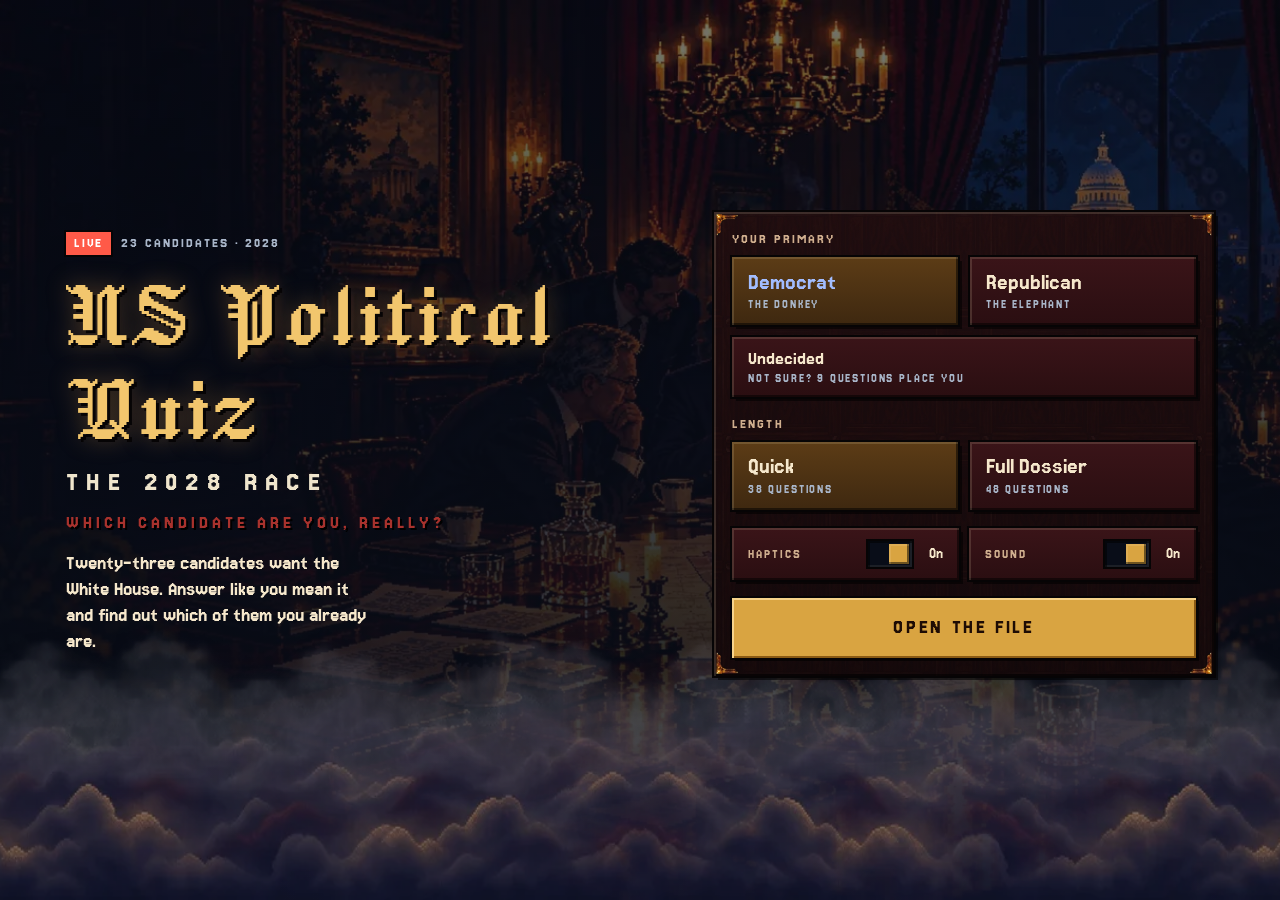
<file: index.html>
<!doctype html>
<html lang="en">
<head>
  <meta charset="utf-8">
  <meta name="viewport" content="width=device-width, initial-scale=1">
  <title>US Political Quiz</title>
  <!-- share-meta:start (generated by app/tools/sync-share-meta.mjs from data/share.json) -->
  <meta name="description" content="23 candidates. One unflattering verdict. Find your 2028 match, then argue about it with everyone you know.">
  <meta property="og:type" content="website">
  <meta property="og:site_name" content="US Political Quiz">
  <meta property="og:title" content="US Political Quiz: Which 2028 candidate are you, really?">
  <meta property="og:description" content="23 candidates. One unflattering verdict. Find your 2028 match, then argue about it with everyone you know.">
  <meta property="og:url" content="https://joycemakes.github.io/us-political-quiz-site/">
  <meta property="og:image" content="https://joycemakes.github.io/us-political-quiz-site/app/og-image.png">
  <meta property="og:image:width" content="1200">
  <meta property="og:image:height" content="630">
  <meta property="og:image:alt" content="US Political Quiz: which 2028 candidate are you, really?">
  <meta name="twitter:card" content="summary_large_image">
  <meta name="twitter:title" content="US Political Quiz: Which 2028 candidate are you, really?">
  <meta name="twitter:description" content="23 candidates. One unflattering verdict. Find your 2028 match, then argue about it with everyone you know.">
  <meta name="twitter:image" content="https://joycemakes.github.io/us-political-quiz-site/app/og-image.png">
  <!-- share-meta:end -->
  <link rel="preconnect" href="https://fonts.googleapis.com">
  <meta http-equiv="refresh" content="0; url=app/">
  <link rel="canonical" href="https://joycemakes.github.io/us-political-quiz-site/">
  <style>body{background:#090D18;color:#EFE5CC;font-family:monospace;padding:24px}a{color:#F2C66D}</style>
</head>
<body><p><a href="app/">Open the US Political Quiz</a></p><script>location.replace('app/' + location.search);</script></body>
</html>
</file>
<file: app/css/app.css>
/* US Political Quiz. Tokens follow the image style guide palette. Square corners, 2px pixel bevels, a 4px hard drop shadow. */

@property --fill { syntax: '<number>'; inherits: false; initial-value: 0; }

:root {
  /* style guide palette */
  --navy: #090D18; --navy-2: #14213D;
  --brass: #D9A441; --brass-2: #F2C66D;
  --mahogany: #1B1315; --mahogany-2: #3A2418;
  --oxblood: #7A1E22; --oxblood-2: #A8322D;
  --amber: #F0A64A; --parchment: #EFE5CC; --smoke: #8F88A3;
  /* UI tokens */
  --bg: #120608; --panel: #2a0e11; --panel-2: #3a1418; --line: #4e1c21; --trim: #8a6a30;
  --gold: #d9a441; --gold-hover: #f0c062; --gold-text: #ecbd62; --win: #ffd77a;
  --ink: #f6e8cc; --muted: #cfae8e; --sub: #a9b6c9; --on-gold: #1e0c04;
  --d: #4572d6; --d-text: #a2bdff; --r: #d8432f; --r-text: #ff8b78;
  --good: #9ad77a; --warn: #ff9a52; --live: #ff5a48; --scrim: rgba(10, 3, 4, .8);
  --sel-1: #5c3c16; --sel-2: #3e2810;
  --rad: 0; --px: 2px;
  --outline: 0 0 0 2px #060405;
  --bevel: inset 2px 2px 0 rgba(255, 236, 200, .14), inset -2px -2px 0 rgba(0, 0, 0, .5);
  --bevel-in: inset 2px 2px 0 rgba(0, 0, 0, .55), inset -2px -2px 0 rgba(255, 236, 200, .08);
  --drop: 4px 4px 0 rgba(0, 0, 0, .55);
  --glow: 0 0 14px rgba(217, 164, 65, .32);
  --font: "Jersey 15", "Courier New", monospace;
  --font-mark: "Jacquard 24", "Jersey 15", serif;
  --tap: 52px;
  --gutter: 16px;
  --col: 640px;
}

* { box-sizing: border-box; }
html { -webkit-text-size-adjust: 100%; background: var(--navy); }
body {
  margin: 0; min-height: 100vh; min-height: 100dvh;
  background:
    radial-gradient(ellipse 70% 40% at 50% 0%, rgba(240, 166, 74, .10), transparent 70%),
    radial-gradient(ellipse 90% 60% at 50% 110%, rgba(122, 30, 34, .22), transparent 70%),
    var(--navy);
  color: var(--ink); font-family: var(--font); font-size: 20px; line-height: 1.25;
  overflow-x: hidden; -webkit-tap-highlight-color: transparent;
}
body::before { /* pixel dither over everything, like an ink texture */
  content: ''; position: fixed; inset: 0; pointer-events: none; z-index: 0; opacity: .22;
  background-image: repeating-conic-gradient(var(--navy-2) 0 25%, transparent 0 50%);
  background-size: 4px 4px;
}
#app { position: relative; z-index: 1; }
button { font: inherit; color: inherit; }
img { image-rendering: pixelated; }
[hidden] { display: none !important; }
h1, h2, h3 { font-weight: 400; margin: 0; }
.eyebrow, .group-label, .res-h, .hud-chapter, .hud-q, .chapter-num, .pick-sub, .tag, .zone-axis, .gauge-ends, .dial-label, .fineprint, .hint, .warmap-label, .code-sum {
  letter-spacing: .14em; text-transform: uppercase;
}
.eyebrow { color: var(--sub); font-size: 15px; }
.fineprint { color: var(--smoke); font-size: 14px; letter-spacing: .06em; text-transform: none; line-height: 1.3; }
.hint { color: var(--muted); font-size: 15px; margin: 0 0 10px; }
.wordmark {
  font-family: var(--font-mark); color: var(--brass-2); font-size: clamp(64px, 19vw, 132px);
  line-height: .9; letter-spacing: 6px; text-shadow: 3px 3px 0 #060405, 0 0 24px rgba(240, 166, 74, .35);
}
.wordmark.sm { font-size: 54px; }
.wordmark { font-size: clamp(46px, 12.5vw, 104px); letter-spacing: 3px; }
.wordmark.sm { font-size: clamp(34px, 9vw, 48px); letter-spacing: 2px; }
.screen { position: relative; z-index: 1; max-width: var(--col); margin: 0 auto; padding: 0 var(--gutter) 40px; }
.loading { min-height: 100dvh; display: grid; place-content: center; text-align: center; gap: 12px; }
.fatal { padding: 24px; color: var(--r-text); }

/* ---- buttons: drawn pressed state ------------------------------------------------------------ */
.btn {
  position: relative; display: flex; align-items: center; justify-content: center; gap: 10px;
  min-height: var(--tap); padding: 10px 16px; width: 100%;
  border: 0; border-radius: var(--rad); cursor: pointer; text-align: left;
  background: linear-gradient(var(--panel-2), var(--panel)); color: var(--ink); font-size: 20px; line-height: 1.15;
  box-shadow: var(--outline), var(--bevel), var(--drop);
  transition: --fill .14s linear; --fill: 0;
  touch-action: manipulation; user-select: none; -webkit-user-select: none; -webkit-touch-callout: none;
}
.btn::after { /* the brass border that fills while held */
  content: ''; position: absolute; inset: -2px; pointer-events: none; padding: 3px;
  background: conic-gradient(from 0deg, var(--brass-2) calc(var(--fill) * 1turn), transparent 0);
  -webkit-mask: linear-gradient(#000 0 0) content-box, linear-gradient(#000 0 0);
  -webkit-mask-composite: xor; mask-composite: exclude;
}
@media (hover: hover) { .btn:hover:not(:disabled) { box-shadow: var(--outline), var(--bevel), var(--drop), var(--glow); } }
.btn:focus-visible { outline: 2px solid var(--brass-2); outline-offset: 4px; }
.btn.is-pressed {
  --fill: 1; transition: --fill var(--press-dur, .26s) linear;
  transform: translate(2px, 2px);
  box-shadow: var(--outline), var(--bevel-in), 2px 2px 0 rgba(0, 0, 0, .55), inset 0 0 18px rgba(240, 166, 74, .38);
}
.btn.chosen { --fill: 1; background: linear-gradient(var(--sel-1), var(--sel-2)); box-shadow: var(--outline), var(--bevel-in), inset 0 0 22px rgba(242, 198, 109, .45), var(--glow); }
.btn:disabled:not(.chosen) { opacity: .45; cursor: default; }
.btn.primary { background: var(--gold); color: var(--on-gold); justify-content: center; text-align: center; letter-spacing: .12em; text-transform: uppercase;
  box-shadow: var(--outline), inset 2px 2px 0 #f6d38a, inset -2px -2px 0 #8a5a14, 3px 3px 0 rgba(0, 0, 0, .6); }
.btn.primary::after { background: conic-gradient(from 0deg, var(--parchment) calc(var(--fill) * 1turn), transparent 0); }
@media (hover: hover) { .btn.primary:hover:not(:disabled) { background: var(--gold-hover); } }
.btn.primary.is-pressed { box-shadow: var(--outline), inset 2px 2px 0 #a8621a, inset -2px -2px 0 #f6d38a, 1px 1px 0 rgba(0, 0, 0, .6), inset 0 0 18px rgba(255, 240, 200, .5); }
.btn.hold { --press-dur: 1500ms; }
.btn.hold.full { box-shadow: var(--outline), var(--bevel-in), inset 0 0 26px rgba(240, 166, 74, .6), var(--glow); }

/* ---- title ---------------------------------------------------------------------------------- */
.title-screen { padding-top: max(28px, env(safe-area-inset-top)); display: grid; gap: 22px; }
.live-row { display: flex; align-items: center; gap: 10px; flex-wrap: wrap; }
.live { background: var(--live); color: #fff; padding: 2px 8px; letter-spacing: .12em; text-transform: uppercase; font-size: 15px; box-shadow: var(--outline); }
.title-hero { display: grid; gap: 8px; }
.title-hero .wordmark { margin-top: 6px; }
.title-quiz { color: var(--parchment); font-size: 30px; letter-spacing: .28em; text-transform: uppercase; }
.tagline { color: var(--oxblood-2); font-size: 20px; letter-spacing: .2em; text-transform: uppercase; text-shadow: 2px 2px 0 #000; }
.title-blurb { color: var(--ink); margin: 8px 0 0; max-width: 34ch; }
.title-panel { display: grid; gap: 18px; padding: 18px; box-shadow: var(--outline), var(--bevel), var(--drop); }
.choice-group { display: grid; gap: 8px; }
.group-label { color: var(--muted); font-size: 15px; }
.group-row { display: grid; grid-template-columns: 1fr 1fr; gap: 12px; }
.btn.pick { flex-direction: column; align-items: flex-start; gap: 2px; min-height: 68px; }
.pick-main { font-size: 24px; }
.pick-sub { font-size: 13px; color: var(--sub); }
.btn.pick[aria-checked="true"] { background: linear-gradient(var(--sel-1), var(--sel-2)); --fill: 1; }
.btn.pick.party-dem[aria-checked="true"] .pick-main { color: var(--d-text); }
.btn.pick.party-gop[aria-checked="true"] .pick-main { color: var(--r-text); }
.btn.switch-row { justify-content: space-between; }
.switch-label { flex: 1; letter-spacing: .14em; text-transform: uppercase; font-size: 16px; color: var(--muted); }
.switch-track { width: 52px; height: 26px; background: var(--navy); box-shadow: var(--outline), var(--bevel-in); position: relative; }
.switch-knob { position: absolute; top: 3px; left: 3px; width: 20px; height: 20px; background: var(--smoke); box-shadow: var(--bevel); }
.switch-row[aria-checked="true"] .switch-knob { left: 29px; background: var(--brass); }
.switch-state { width: 3ch; text-align: right; font-size: 16px; }
.btn.begin { min-height: 60px; font-size: 22px; }
/* A saved run: Continue sits above the pickers; Start a new file drops to a plain button. */
.btn.primary.resume { flex-direction: column; gap: 2px; min-height: 68px; }
.btn.primary.resume .pick-main { font-size: 24px; }
.btn.primary.resume .pick-sub { color: var(--on-gold); opacity: .8; text-transform: none; letter-spacing: .04em; }
.btn.begin:not(.primary) { justify-content: center; text-transform: uppercase; letter-spacing: .12em; font-size: 18px; }
/* Start over, in the HUD: back to the title (the save stays until a new file is opened). */
.hud-quit { height: 40px; padding: 0 10px; border: 0; cursor: pointer; font: inherit; font-size: 13px; letter-spacing: .08em; text-transform: uppercase; color: var(--sub); background: rgba(42, 14, 17, .7); box-shadow: var(--outline), var(--bevel); }
@media (hover: hover) { .hud-quit:hover { color: var(--brass-2); } }
.hud-quit:active { transform: translate(2px, 2px); box-shadow: var(--outline), var(--bevel-in); }

.ios-haptic { position: fixed; left: -9999px; top: 0; opacity: 0; pointer-events: none; }

/* ---- run screen: HUD --------------------------------------------------------------------------- */
.run-screen { position: relative; padding-top: max(8px, env(safe-area-inset-top)); min-height: 100dvh; }
.hud { position: sticky; top: 0; z-index: 5; display: grid; grid-template-columns: auto 1fr auto auto auto; align-items: center; gap: 8px; max-width: 1120px; margin: 0 auto;
  padding: 8px 0 10px; background: linear-gradient(var(--navy) 70%, rgba(9, 13, 24, 0)); }
.warmap { width: 92px; display: grid; gap: 2px; }
.warmap svg { width: 100%; display: block; shape-rendering: crispEdges; }
.warmap .tile { fill: var(--navy-2); stroke: #060405; stroke-width: .6; }
.warmap .tile.lit { fill: var(--brass); }
.warmap .tile.flash { animation: tileflash .7s steps(3) 1; }
.warmap .tile.next { fill: var(--oxblood-2); animation: blink 1s steps(2) infinite; }
.warmap-label { font-size: 12px; color: var(--sub); text-align: center; }
@keyframes tileflash { 0% { fill: var(--parchment); } 100% { fill: var(--brass); } }
@keyframes blink { 50% { fill: var(--navy-2); } }
.hud-mid { text-align: center; min-width: 0; }
.hud-chapter { color: var(--brass); font-size: 14px; line-height: 1.1; overflow-wrap: normal; word-break: keep-all; }
.hud-q { color: var(--sub); font-size: 13px; }
.ghosts { display: flex; align-items: flex-end; gap: 4px; max-width: 160px; }
/* Each ghost: a crisp blacked-out bust, rim-lit (brass for the leader, cool navy for 2 and 3), on a small
   brass plaque with its rank. Capped in px so it can never grow with the window. */
.ghost { position: relative; display: grid; justify-items: center; width: 44px; max-width: 44px; }
.ghost-sil { width: 44px; height: 44px; display: grid; place-items: end center; background: rgba(9, 13, 24, .6); box-shadow: var(--outline); overflow: hidden; }
.ghost-img-wrap { display: block; width: 44px; height: 44px; }
.ghost-img, .ghost-sil svg { display: block; width: 44px; height: 44px; max-width: 44px; image-rendering: pixelated; }
.ghost-img { image-rendering: pixelated; }
.ghost { --rim: #6f86c9; }
.ghost.g1 { --rim: var(--brass-2); }
.ghost.g1 .ghost-sil { box-shadow: var(--outline), 0 0 0 2px var(--brass), var(--glow); }
.ghost.g3 { opacity: .85; }
.ghost-fill { fill: #05070d; }
.ghost-plaque { margin-top: -6px; position: relative; z-index: 1; min-width: 22px; height: 16px; padding: 0 4px; display: grid; place-content: center;
  background: var(--gold); box-shadow: var(--outline), inset 1px 1px 0 #f6d38a, inset -1px -1px 0 #8a5a14; }
.ghost.g2 .ghost-plaque, .ghost.g3 .ghost-plaque { background: #b9a37a; }
.ghost-rank { font-size: 14px; line-height: 1; color: var(--on-gold); }
.ghost.shift { animation: ghostflicker .6s steps(6) 1; }
@keyframes ghostflicker { 0% { opacity: .2; filter: brightness(2.2); } 30% { opacity: 1; filter: none; } 45% { opacity: .35; } 60% { opacity: 1; } 75% { opacity: .6; } 100% { opacity: 1; } }
.hud-sound { width: 40px; height: 40px; border: 0; padding: 0; cursor: pointer; display: grid; place-content: center; background: rgba(42, 14, 17, .7); box-shadow: var(--outline), var(--bevel); }
.hud-sound::before { content: ''; width: 22px; height: 18px; background:
  linear-gradient(var(--brass-2), var(--brass-2)) 0 6px / 6px 6px no-repeat,
  linear-gradient(90deg, transparent 6px, var(--brass-2) 6px 8px, transparent 8px) 0 4px / 10px 10px no-repeat,
  linear-gradient(var(--brass-2), var(--brass-2)) 8px 0 / 4px 18px no-repeat,
  linear-gradient(var(--brass), var(--brass)) 15px 4px / 2px 10px no-repeat,
  linear-gradient(var(--brass), var(--brass)) 19px 1px / 2px 16px no-repeat; }
.hud-sound[data-on="0"]::before { background:
  linear-gradient(var(--smoke), var(--smoke)) 0 6px / 6px 6px no-repeat,
  linear-gradient(var(--smoke), var(--smoke)) 8px 0 / 4px 18px no-repeat,
  linear-gradient(45deg, transparent 45%, var(--r-text) 45% 58%, transparent 58%) 13px 3px / 10px 12px no-repeat; }
.hud-sound:active { transform: translate(2px, 2px); box-shadow: var(--outline), var(--bevel-in); }
.toggle-row { display: grid; grid-template-columns: 1fr 1fr; gap: 10px; }
.toggle-row .switch-label { font-size: 14px; }
.toggle-row .switch-track { width: 44px; }
.toggle-row .switch-row[aria-checked="true"] .switch-knob { left: 21px; }
@keyframes ghostshift { 0% { transform: translateY(6px); opacity: 0; } 100% { transform: none; } }

/* ---- breaking banner and FX ----------------------------------------------------------------------- */
.breaking { display: flex; align-items: stretch; margin: 2px 0 12px; background: var(--oxblood); box-shadow: var(--outline), var(--drop); overflow: hidden; position: relative; z-index: 4; }
.breaking-tag { background: var(--live); color: #fff; padding: 6px 10px; letter-spacing: .16em; text-transform: uppercase; font-size: 16px; display: flex; align-items: center; }
.breaking-text { padding: 6px 10px; color: var(--parchment); font-size: 17px; line-height: 1.15; align-self: center; }
.breaking.in { animation: cutin .45s steps(5) 1; }
@keyframes cutin { 0% { transform: translateX(-104%); } 60% { transform: translateX(3%); } 100% { transform: none; } }
.fx-shake { animation: shake .45s steps(9) 1; }
.fx-shake-strong { animation: shake-strong .6s steps(12) 1; }
@keyframes shake { 0%, 100% { transform: none; } 20% { transform: translate(-4px, 2px); } 40% { transform: translate(4px, -2px); } 60% { transform: translate(-3px, -1px); } 80% { transform: translate(2px, 2px); } }
@keyframes shake-strong { 0%, 100% { transform: none; } 15% { transform: translate(-8px, 3px); } 30% { transform: translate(7px, -4px); } 45% { transform: translate(-6px, -2px); } 60% { transform: translate(5px, 4px); } 75% { transform: translate(-3px, 1px); } }
.candle-overlay { position: fixed; inset: 0; pointer-events: none; z-index: 3; opacity: 0; transition: opacity .6s;
  background: radial-gradient(ellipse 60% 45% at 20% 100%, rgba(240, 166, 74, .28), transparent 70%), radial-gradient(ellipse 60% 45% at 80% 100%, rgba(240, 166, 74, .22), transparent 70%), radial-gradient(ellipse at center, transparent 40%, rgba(0, 0, 0, .55)); }
.fx-candles .candle-overlay { opacity: 1; animation: gutter 3.6s steps(18) infinite; }
@keyframes gutter { 0%, 100% { opacity: 1; } 18% { opacity: .7; } 22% { opacity: .95; } 47% { opacity: .45; } 52% { opacity: .9; } 76% { opacity: .6; } 80% { opacity: .2; } 83% { opacity: .85; } }
.fx-night::after { content: ''; position: fixed; inset: 0; pointer-events: none; z-index: 2; background: radial-gradient(ellipse at 50% 30%, rgba(9, 13, 24, .15) 30%, rgba(9, 13, 24, .65)); }

/* ---- chapter title cards ------------------------------------------------------------------------- */
.chapter-card { position: fixed; inset: 0; z-index: 20; display: grid; place-items: center; padding: 24px var(--gutter); cursor: pointer;
  background: radial-gradient(ellipse at 50% 45%, rgba(122, 30, 34, .35), transparent 70%), rgba(9, 13, 24, .9); animation: cardin .3s steps(4) 1; }
.chapter-card { background-image: linear-gradient(rgba(9, 13, 24, .55), rgba(9, 13, 24, .8)), var(--chapter-art, none); background-size: cover; background-position: center; }
.chapter-inner { display: grid; gap: 14px; text-align: center; width: min(100%, 760px); padding: 28px 20px 22px; box-shadow: var(--outline), var(--bevel), var(--drop), 0 0 40px rgba(240, 166, 74, .18); }
.chapter-card.out { animation: fadeout .25s steps(4) 1 forwards; }
.chapter-num { color: var(--brass-2); font-size: 18px; letter-spacing: .4em; text-shadow: 2px 2px 0 #000; }
.chapter-title { font-family: var(--font-mark); font-size: clamp(38px, 9vw, 84px); color: var(--parchment); letter-spacing: 2px; overflow-wrap: normal; word-break: keep-all; hyphens: none; line-height: .95; text-shadow: 3px 3px 0 #000, 0 0 18px rgba(240, 166, 74, .35); }
.chapter-line { color: var(--ink); max-width: 28ch; margin: 0 auto; text-shadow: 1px 1px 0 #000; }
.chapter-tap { color: var(--brass); font-size: 14px; letter-spacing: .2em; text-transform: uppercase; margin-top: 8px; }
@keyframes cardin { from { transform: translateY(8px); } }
@keyframes fadein { from { opacity: 0; } }
@keyframes fadeout { to { opacity: 0; } }
@keyframes blinktxt { 50% { opacity: .3; } }

/* ---- question layout ------------------------------------------------------------------------------ */
.q { display: grid; gap: 14px; animation: fadein .2s steps(3) 1; }
.q.leaving { opacity: .4; }
.q-text { display: grid; gap: 8px; }
.q-context { margin: 0; color: var(--sub); font-size: 17px; }
.q-prompt { font-size: 25px; line-height: 1.15; color: var(--parchment); text-shadow: 2px 2px 0 #000; }
.q.bombshell .q-prompt { color: var(--win); }
.caret { display: inline-block; width: .5em; height: .9em; background: var(--brass); margin-left: 2px; vertical-align: -2px; animation: blinktxt .6s steps(2) infinite; }
.q-answer { display: grid; gap: 12px; opacity: 0; }
.q.ready .q-answer { opacity: 1; transition: opacity .15s; }
.opts { display: grid; gap: 12px; }
.opts.two { grid-template-columns: 1fr 1fr; }

/* art slots */
.art-slot { margin: 0; --ar: 1.5; }
.art-frame { position: relative; width: 100%; max-height: 40vh; aspect-ratio: var(--ar); margin: 0 auto; overflow: hidden; background: var(--mahogany);
  box-shadow: var(--outline), 0 0 0 4px var(--trim), var(--drop); }
.art-slot[data-version="tall"] .art-frame { width: min(100%, calc(40vh * var(--ar))); }
.art-pin .art-frame { max-height: var(--pin-h, 54vh); }
.art-envelope .art-frame { max-height: 30vh; }
.art-slot[data-version="tall"].art-envelope .art-frame { width: min(100%, calc(30vh * var(--ar))); }
.art-slot[data-version="tall"].art-pin .art-frame { width: min(100%, calc(var(--pin-h, 54vh) * var(--ar))); }
.art-frame img { position: absolute; inset: 0; width: 100%; height: 100%; object-fit: cover; image-rendering: pixelated; }
.art-ph { position: absolute; inset: 0; display: grid; place-content: center; text-align: center; gap: 6px; padding: 10px; --ph-bg: none;
  background: linear-gradient(rgba(27, 19, 21, .55), rgba(27, 19, 21, .7)), var(--ph-bg) center / cover no-repeat, radial-gradient(ellipse at 50% 30%, rgba(240, 166, 74, .25), transparent 70%), var(--mahogany); image-rendering: pixelated; }
.art-ph-id { color: var(--brass-2); font-size: 24px; letter-spacing: .12em; word-break: break-all; text-shadow: 2px 2px 0 #000; }
.art-pin .art-ph { place-content: end center; padding-bottom: 8px; }
.art-pin .art-ph-id { font-size: 15px; }
.art-ph-sub { color: var(--smoke); font-size: 13px; letter-spacing: .1em; text-transform: uppercase; }
.art-slot[data-grade="warm"] .art-frame { filter: sepia(.35) saturate(1.3) brightness(1.08); }
.art-slot[data-grade="cold"] .art-frame { filter: hue-rotate(160deg) saturate(.6) brightness(.8); }
.art-slot[data-grade="smoke"] .art-frame { filter: grayscale(.7) brightness(.85); }
.art-frame > * { transition: filter .4s steps(4); }
.art-envelope .scene-caption { font-size: 14px; padding: 4px 6px; left: 4px; right: 4px; bottom: 4px; }
.scene-caption { position: absolute; left: 8px; right: 8px; bottom: 8px; padding: 8px 10px; background: rgba(9, 13, 24, .85); color: var(--parchment); box-shadow: var(--outline); animation: fadein .3s steps(3) 1; }
/* The envelope (or the opened letter) is a generated sprite (art/ui/LT-*.webp, Chris 18 Nov 2026). */
.scene-envelope { position: absolute; width: 32%; aspect-ratio: 1; left: 34%; top: 18%; background: url("../art/ui/LT-ENVELOPE.webp") center / contain no-repeat; image-rendering: pixelated; filter: drop-shadow(4px 6px 0 rgba(6, 4, 5, .55)); pointer-events: none; }
.scene-envelope.is-letter { background-image: url("../art/ui/LT-LETTER.webp"); }
.scene-envelope.play-0 { animation: env-take 1s steps(8) forwards; }
.scene-envelope.play-1 { animation: env-push 1s steps(8) forwards; }
.scene-envelope.play-2 { animation: env-hold 1s steps(8) forwards; }
@keyframes env-take { from { transform: translateY(0); } to { transform: translate(-10%, 140%) scale(.7); opacity: .2; } }
@keyframes env-push { from { transform: none; } to { transform: translate(0, -160%) rotate(-12deg); opacity: .2; } }
@keyframes env-hold { 0%, 100% { transform: none; } 50% { transform: scale(1.15); } }

/* pins */
.pin-layer { position: absolute; inset: 0; width: 100%; height: 100%; pointer-events: none; }
.pin-region polygon { pointer-events: visiblePainted; }
.pin-region polygon { fill: rgba(242, 198, 109, .06); stroke: rgba(242, 198, 109, .45); stroke-width: 2; stroke-dasharray: 6 4; cursor: pointer; }
.art-frame.is-placeholder .pin-region polygon { fill: rgba(242, 198, 109, .12); }
.pin-region.hot polygon, .pin-region:hover polygon { fill: rgba(242, 198, 109, .25); stroke: var(--brass-2); }
.pin-region.chosen polygon { fill: rgba(240, 166, 74, .45); stroke: var(--parchment); stroke-dasharray: none; }
.pin-marker { position: absolute; transform: translate(-50%, -50%); display: flex; align-items: center; gap: 0; cursor: pointer; z-index: 2; }
.pin-marker.tag-left { flex-direction: row-reverse; }
.pin-marker b { flex: none; width: 34px; height: 34px; display: grid; place-content: center; font-weight: 400;
  background: var(--gold); color: var(--on-gold); font-size: 20px; box-shadow: var(--outline), inset 2px 2px 0 #f6d38a, inset -2px -2px 0 #8a5a14, 2px 2px 0 rgba(0, 0, 0, .6); }
.pin-marker.no-tag .pin-tag { display: none; }
.pin-tag { max-width: var(--tagw, 130px); padding: 3px 6px; background: rgba(9, 13, 24, .86); color: var(--parchment); font-size: 13px; line-height: 1.1; box-shadow: var(--outline); white-space: nowrap; overflow: hidden; text-overflow: ellipsis; }
.pin-marker.hot b, .pin-marker.chosen b { background: var(--parchment); }
.pin-marker b { width: 30px; height: 30px; font-size: 18px; }
.pin-legend { display: grid; grid-template-columns: 1fr 1fr; gap: 6px; }
.pin-opt { display: flex; align-items: flex-start; gap: 6px; min-height: 44px; padding: 5px 6px; text-align: left; cursor: pointer; border: 0;
  background: rgba(42, 14, 17, .7); color: var(--ink); font: inherit; font-size: 15px; line-height: 1.15; box-shadow: var(--outline), var(--bevel); }
.pin-opt .pin-num { width: 24px; height: 24px; font-size: 16px; }
.pin-opt.sel { background: linear-gradient(var(--sel-1), var(--sel-2)); box-shadow: var(--outline), inset 0 0 0 2px var(--brass-2), var(--glow); }
.pin-opt:focus-visible { outline: 2px solid var(--brass-2); outline-offset: 2px; }
.pin-opt:disabled { opacity: .55; }
.pin-opt.sel:disabled { opacity: 1; }
.pin-hint { margin: 0; }
.pin-region.sel polygon { fill: rgba(240, 166, 74, .38); stroke: var(--brass-2); stroke-dasharray: none; stroke-width: 3; }
.pin-marker.sel b { background: var(--parchment); box-shadow: var(--outline), 0 0 0 3px var(--brass-2), var(--glow); }
.pin-caption { font-size: 15px; padding: 5px 8px; }
.q-pin .q-answer { gap: 8px; }
.pin-num { flex: none; width: 30px; height: 30px; display: grid; place-content: center; background: var(--gold); color: var(--on-gold); box-shadow: var(--outline); }

/* dilemma */
.dilemma { display: grid; gap: 10px; }
.dilemma-opt { min-height: 96px; font-size: 22px; justify-content: center; text-align: center; }
.dilemma-or { text-align: center; color: var(--oxblood-2); letter-spacing: .4em; text-transform: uppercase; font-size: 18px; }

/* hold */
.hold-meter { position: relative; height: 22px; background: var(--navy); box-shadow: var(--outline), var(--bevel-in); }
.hold-meter-fill { position: absolute; inset: 3px auto 3px 3px; width: 0; max-width: calc(100% - 6px); background: repeating-linear-gradient(90deg, var(--brass) 0 6px, var(--brass-2) 6px 8px); }
.lane-note { margin: 0; color: var(--sub); font-size: 16px; }
.top5-pct.low .pct-low { font-size: 14px; color: var(--sub); letter-spacing: .08em; }
.art-frame.no-taps .pin-layer, .art-frame.no-taps .pin-marker { display: none; }
.code-box { max-height: 6.5em; overflow: auto; }
.hold-meter-label { font-size: 14px; letter-spacing: .2em; text-transform: uppercase; color: var(--brass-2); text-align: center; margin-bottom: -6px; }
.hint.flash { color: var(--amber); animation: blinktxt .3s steps(2) 2; }

/* slider: the brass lever */
.lever { display: grid; gap: 14px; }
.lever-ends { display: flex; justify-content: space-between; gap: 16px; font-size: 18px; }
.lever-ends span { max-width: 46%; }
.lever-right { text-align: right; }
.lever-track { position: relative; height: 72px; margin: 6px 22px 0; cursor: pointer; touch-action: none; }
.lever-track::before { content: ''; position: absolute; left: -12px; right: -12px; top: 50%; height: 14px; transform: translateY(-50%);
  background: linear-gradient(var(--mahogany-2), var(--mahogany)); box-shadow: var(--outline), var(--bevel-in); }
.lever-notch { position: absolute; top: 50%; width: 4px; height: 26px; transform: translate(-50%, -50%); background: var(--trim); box-shadow: 0 0 0 1px #060405; }
.lever-handle { position: absolute; top: 50%; width: 44px; height: 72px; transform: translate(-50%, -50%); transition: left .08s steps(2); pointer-events: none; }
.lever-knob { position: absolute; left: 4px; right: 4px; top: 0; height: 30px; background: var(--brass); box-shadow: var(--outline), inset 3px 3px 0 #f6d38a, inset -3px -3px 0 #8a5a14, var(--drop); }
.lever-shaft { position: absolute; left: 50%; width: 10px; top: 28px; bottom: 6px; transform: translateX(-50%); background: var(--trim); box-shadow: var(--outline); }
.lever-handle.grab .lever-knob { background: var(--brass-2); box-shadow: var(--outline), inset 3px 3px 0 #8a5a14, inset 0 0 14px rgba(255, 240, 200, .6); }
.lever-track:focus-visible { outline: 2px solid var(--brass-2); outline-offset: 6px; }
.lever-readout { text-align: center; color: var(--amber); min-height: 2.5em; line-height: 1.25; display: grid; align-items: center; }

/* budget: poker chips */
.budget { display: grid; gap: 12px; }
.chip-pile { display: flex; align-items: center; gap: 10px; padding: 8px 10px; background: rgba(9, 13, 24, .6); box-shadow: var(--outline), var(--bevel-in); min-height: 48px; }
.chip-pile-label { color: var(--brass-2); letter-spacing: .14em; text-transform: uppercase; font-size: 16px; min-width: 6ch; }
.chip-stack { display: flex; flex-wrap: wrap; gap: 3px; min-height: 18px; }
.chip { width: 16px; height: 16px; background: var(--oxblood-2); box-shadow: 0 0 0 2px #060405, inset 0 0 0 3px var(--parchment), inset 0 0 0 5px var(--oxblood-2); }
.budget-row { display: grid; grid-template-columns: 1fr auto; grid-template-areas: 'label ctl' 'stack ctl'; gap: 4px 10px; align-items: center; padding: 10px; background: linear-gradient(var(--panel-2), var(--panel)); box-shadow: var(--outline), var(--bevel); }
.budget-label { grid-area: label; }
.budget-row .chip-stack { grid-area: stack; }
.budget-ctl { grid-area: ctl; display: flex; align-items: center; gap: 6px; }
.btn.chipbtn { width: 52px; min-height: 52px; padding: 0; justify-content: center; font-size: 26px; }
.budget-amt { width: 3ch; text-align: center; color: var(--brass-2); font-size: 22px; }

/* rank */
.rank-list { list-style: none; margin: 0; padding: 0; display: grid; gap: 10px; }
.rank-item { justify-content: flex-start; touch-action: none; cursor: grab; }
.rank-item.dragging { z-index: 3; cursor: grabbing; background: linear-gradient(var(--sel-1), var(--sel-2)); box-shadow: var(--outline), var(--bevel), 8px 8px 0 rgba(0, 0, 0, .5), var(--glow); transition: none; }
.rank-n { flex: none; width: 32px; height: 32px; display: grid; place-content: center; background: var(--gold); color: var(--on-gold); box-shadow: var(--outline); }
.rank-label { flex: 1; }
.rank-grip { flex: none; width: 18px; height: 22px; background: radial-gradient(circle, var(--smoke) 2px, transparent 2.5px) 0 0 / 9px 7px; }

/* swipe */
.swipe { display: grid; gap: 12px; }
.swipe-count { text-align: center; color: var(--sub); letter-spacing: .2em; font-size: 15px; }
.swipe-deck { position: relative; min-height: 190px; display: grid; }
.swipe-card { position: relative; display: grid; align-content: center; padding: 22px 18px 30px; min-height: 190px; background: var(--parchment); color: var(--on-gold); font-size: 26px; text-align: center;
  box-shadow: var(--outline), inset 2px 2px 0 #fff8e6, inset -2px -2px 0 #c8b88f, var(--drop); touch-action: none; cursor: grab; user-select: none; }
.swipe-card[data-lean="yes"] { box-shadow: var(--outline), inset 0 0 0 4px var(--good), var(--drop); }
.swipe-card[data-lean="no"] { box-shadow: var(--outline), inset 0 0 0 4px var(--r), var(--drop); }
.swipe-timer { position: absolute; left: 0; bottom: 0; height: 8px; width: 100%; background: var(--oxblood-2); transform-origin: left; animation: timer linear forwards; }
.swipe-card.held .swipe-timer { animation-play-state: paused; }
@keyframes timer { from { transform: scaleX(1); } to { transform: scaleX(0); } }
.swipe-card.out-right { transform: translateX(120%) rotate(12deg) !important; opacity: 0; transition: transform .2s steps(4), opacity .2s; }
.swipe-card.out-left { transform: translateX(-120%) rotate(-12deg) !important; opacity: 0; transition: transform .2s steps(4), opacity .2s; }
.swipe-card.out-down { opacity: .3; transition: opacity .3s; }
.swipe-ready { background: var(--mahogany-2); color: var(--parchment); }
.swipe-timer.grace { background: var(--brass); }
.btn.swipe-go { min-height: 60px; }
.swipe-stamp { position: absolute; top: 12px; right: 12px; transform: rotate(8deg); border: 3px solid var(--oxblood-2); color: var(--oxblood-2); padding: 2px 8px; font-size: 18px; letter-spacing: .1em; text-transform: uppercase; }
.swipe-ctl { display: grid; grid-template-columns: 1fr 1fr; gap: 12px; }
.swipe-ctl .btn { justify-content: center; font-size: 24px; letter-spacing: .14em; text-transform: uppercase; min-height: 60px; }
.swipe-no .btn-label { color: var(--r-text); }
.swipe-yes .btn-label { color: var(--good); }

/* whosaid */
.quote-card { margin: 0; padding: 18px 18px 18px 22px; background: var(--mahogany); box-shadow: var(--outline), inset 6px 0 0 var(--brass), var(--drop); }
.quote-text { margin: 0; font-size: 28px; line-height: 1.15; color: var(--parchment); font-style: italic; }
.whosaid-grid { display: grid; grid-template-columns: 1fr 1fr; gap: 10px; }
.cand-chip { flex-direction: column; justify-content: center; text-align: center; gap: 6px; min-height: 72px; font-size: 18px; }
.cand-chip.right { box-shadow: var(--outline), inset 0 0 0 3px var(--good), var(--drop); }
.cand-chip.wrong { box-shadow: var(--outline), inset 0 0 0 3px var(--r), var(--drop); }
.whosaid-step2 { display: grid; gap: 10px; }
.verdict { margin: 0; font-size: 22px; }
.verdict.right { color: var(--good); }
.verdict.wrong { color: var(--r-text); }
.followup { margin: 0; color: var(--parchment); }
.reveal-context { margin: 0; color: var(--sub); font-size: 16px; }

/* portraits */
.portrait { position: relative; flex: none; width: 56px; aspect-ratio: 1; overflow: hidden; display: grid; place-content: center; box-shadow: var(--outline), 0 0 0 3px var(--trim); }
.portrait.party-dem { background: linear-gradient(#1d2f5c, #0f1a36); }
.portrait.party-gop { background: linear-gradient(#5c1d1d, #36100f); }
.portrait img { position: absolute; inset: 0; width: 100%; height: 100%; object-fit: cover; image-rendering: pixelated; filter: sepia(.25) saturate(.9) contrast(1.1) brightness(1.05); }
.portrait.has-img .portrait-ini { visibility: hidden; }
.portrait-ini { color: var(--parchment); font-size: 24px; letter-spacing: .06em; text-shadow: 2px 2px 0 #000; }
.portrait.sm { width: 52px; }
.portrait.md { width: 64px; }
.portrait.lg { width: 100%; }
.portrait.lg .portrait-ini { font-size: 46px; }

/* draft */
.draft-grid { display: grid; grid-template-columns: repeat(var(--cols-phone, 2), 1fr); gap: 10px; }
.draft-grid[data-n="5"] .draft-note, .draft-grid[data-n="6"] .draft-note, .draft-grid[data-n="7"] .draft-note, .draft-grid[data-n="8"] .draft-note { font-size: 13px; }
.draft-grid[data-n="5"] .draft-name, .draft-grid[data-n="6"] .draft-name, .draft-grid[data-n="7"] .draft-name, .draft-grid[data-n="8"] .draft-name { font-size: 16px; }
.draft-grid .btn.draft-card { padding: 8px; }
.btn.draft-card { flex-direction: column; align-items: stretch; padding: 10px; gap: 8px; }
.draft-cap { display: grid; gap: 2px; text-align: center; }
.draft-name { font-size: 20px; color: var(--parchment); }
.draft-note { font-size: 15px; color: var(--muted); }

/* sign */
.bill { position: relative; padding: 18px 18px 14px; background: var(--parchment); color: #2a1a10; box-shadow: var(--outline), inset 2px 2px 0 #fff8e6, inset -2px -2px 0 #c8b88f, var(--drop); overflow: hidden; }
.bill-head { font-family: var(--font-mark); font-size: 34px; text-align: center; color: var(--oxblood); }
.bill-title { text-align: center; font-size: 18px; letter-spacing: .1em; text-transform: uppercase; margin-bottom: 18px; }
.sig-line { position: relative; height: 66px; margin: 0 8px; border-bottom: 3px solid #2a1a10; }
.sig-x { position: absolute; left: -2px; bottom: 2px; font-size: 22px; color: #6b5a44; }
.sig-ink { position: absolute; inset: 0; width: 100%; height: 100%; }
.sig-ink polyline { fill: none; stroke: #14213D; stroke-width: 4; stroke-linejoin: bevel; }
.pen { position: absolute; left: 0; bottom: 6px; width: 56px; height: 56px; transform: translateX(-10%); border: 0; padding: 0; cursor: grab; touch-action: none;
  background: linear-gradient(135deg, transparent 42%, #2a1a10 42% 58%, transparent 58%), linear-gradient(135deg, transparent 20%, var(--brass) 20% 34%, transparent 34%); }
.pen::before { content: ''; position: absolute; left: 14px; top: 2px; width: 40px; height: 14px; background: var(--oxblood); transform: rotate(45deg); transform-origin: left; box-shadow: 0 0 0 2px #060405; }
.pen.writing { cursor: grabbing; filter: drop-shadow(0 0 6px var(--amber)); }
.pen:focus-visible { outline: 2px solid var(--oxblood-2); }
.pen.nudge { animation: nudge .6s steps(6) 1; }
@keyframes nudge { 0%, 100% { transform: translateX(-10%); } 30% { transform: translateX(60%); } 60% { transform: translateX(10%); } }
.sig-cap.flash { color: var(--oxblood-2); animation: blinktxt .3s steps(2) 2; }
.budget-label { cursor: pointer; }
.sig-cap { margin-top: 8px; font-size: 15px; color: #5a4632; text-align: center; }
.bill.signed .sig-line { border-bottom-color: var(--navy-2); }
.btn.veto-stamp { justify-content: center; min-height: 64px; font-size: 30px; letter-spacing: .3em; text-transform: uppercase; color: var(--parchment);
  background: linear-gradient(var(--oxblood-2), var(--oxblood)); }
.veto-cap { color: var(--muted); font-size: 16px; text-align: center; margin-top: -4px; }
.stamp { position: absolute; left: 50%; top: 50%; transform: translate(-50%, -50%) rotate(-14deg); padding: 6px 22px; border: 6px solid var(--oxblood-2); color: var(--oxblood-2); font-size: 64px; letter-spacing: .2em; background: rgba(239, 229, 204, .6); animation: slam .25s steps(3) 1; }
@keyframes slam { from { transform: translate(-50%, -50%) rotate(-14deg) scale(2.2); opacity: 0; } }

/* ---- results ------------------------------------------------------------------------------- */
.results { position: relative; z-index: 1; max-width: var(--col); margin: 0 auto; padding: max(18px, env(safe-area-inset-top)) var(--gutter) 48px; display: grid; gap: 22px; }
.res-head { display: grid; gap: 4px; text-align: center; }
.res-block { display: grid; gap: 12px; padding: 18px; box-shadow: var(--outline), var(--bevel), var(--drop); }
.res-h { color: var(--brass); font-size: 17px; }
.podium { display: grid; grid-template-columns: 1fr 1.2fr 1fr; align-items: end; gap: 10px; }
.pod { display: grid; justify-items: center; gap: 4px; text-align: center; }
.pod-1 { order: 2; } .pod-2 { order: 1; } .pod-3 { order: 3; }
.pod-card { position: relative; width: 100%; aspect-ratio: 1; }
.pod-card .portrait { position: absolute; inset: 0; width: 100%; opacity: 0; }
.pod-sil { position: absolute; inset: 0; display: grid; place-items: end center; background: var(--navy-2); box-shadow: var(--outline), 0 0 0 3px var(--trim); }
.pod-sil svg { width: 80%; }
.pod-sil .ghost-fill { fill: #05070d; }
.pod-sil-img-wrap { display: block; width: 100%; height: 100%; }
.pod-sil-img { display: block; width: 100%; height: 100%; image-rendering: pixelated; }
.pod.revealed .pod-card .portrait { opacity: 1; transition: opacity .4s steps(4); }
.pod.revealed .pod-sil { opacity: 0; transition: opacity .4s steps(4); }
.pod-rank { color: var(--brass-2); font-size: 22px; }
.pod-name { font-size: 16px; line-height: 1.05; }
.pod-pct { color: var(--amber); }
.pod-1 .pod-name { font-size: 18px; color: var(--win); }
.top5 { list-style: none; margin: 0; padding: 0; display: grid; gap: 14px; }
.top5-row { display: grid; grid-template-columns: auto 1fr auto; gap: 12px; align-items: start; }
.top5-name { font-size: 22px; color: var(--parchment); display: flex; gap: 8px; align-items: baseline; }
.top5-rank { color: var(--brass); }
.top5-title { color: var(--sub); font-size: 15px; }
.top5-tags { display: flex; gap: 6px; flex-wrap: wrap; margin: 4px 0; }
.tag { font-size: 12px; padding: 2px 6px; background: var(--navy-2); box-shadow: 0 0 0 2px #060405; }
.tag.party-dem { color: var(--d-text); }
.tag.party-gop { color: var(--r-text); }
.tag.lane { color: var(--amber); }
.top5-reason { margin: 0; font-size: 17px; color: var(--ink); }
.top5-pct { color: var(--brass-2); text-align: right; }
.pct-n { font-size: 34px; }
.pct-s { font-size: 18px; }
.lane-big { display: grid; gap: 2px; }
.lane-short { font-size: 36px; color: var(--win); }
.lane-name { color: var(--muted); }
.lane-pct { color: var(--amber); letter-spacing: .14em; text-transform: uppercase; font-size: 15px; }
.zones { display: grid; grid-template-columns: 1fr 1fr; gap: 6px 14px; }
.zone { display: grid; gap: 0; padding: 6px 0; border-bottom: 2px solid var(--line); }
.zone-axis { font-size: 11px; color: var(--sub); }
.zone-label { color: var(--parchment); font-size: 18px; }
.gauges { display: grid; gap: 14px; }
.gauge { display: grid; gap: 4px; }
.gauge.no-evidence { opacity: .45; }
.gauge-ends { display: flex; justify-content: space-between; gap: 10px; font-size: 12px; color: var(--muted); }
.gauge-track { position: relative; height: 14px; background: linear-gradient(90deg, var(--navy-2), var(--mahogany-2) 50%, var(--navy-2)); box-shadow: var(--outline), var(--bevel-in); }
.gauge-mid { position: absolute; left: 50%; top: -3px; bottom: -3px; width: 2px; background: var(--trim); }
.gauge-needle { position: absolute; top: -6px; width: 10px; height: 26px; transform: translateX(-50%); background: var(--brass); box-shadow: var(--outline), inset 2px 2px 0 #f6d38a, inset -2px -2px 0 #8a5a14; }
.dials { display: grid; gap: 12px; }
.dials.trio { grid-template-columns: repeat(3, 1fr); }
.dials.duo { grid-template-columns: repeat(2, 1fr); }
.dial { display: grid; justify-items: center; text-align: center; gap: 2px; }
.dial svg { width: 100%; max-width: 140px; overflow: visible; }
.dial-arc { fill: none; stroke: var(--trim); stroke-width: 8; }
.dial-tick { stroke: var(--brass-2); stroke-width: 2; }
.dial-needle { transform-origin: 50px 55px; transition: transform .8s steps(8); }
.dial-needle line { stroke: var(--oxblood-2); stroke-width: 4; }
.dial-hub { fill: var(--brass); }
.dial-label { font-size: 12px; color: var(--muted); }
.dial-sub { font-size: 16px; color: var(--parchment); }
.traits { display: flex; flex-wrap: wrap; gap: 8px; }
.trait { padding: 6px 12px; background: var(--gold); color: var(--on-gold); box-shadow: var(--outline), inset 2px 2px 0 #f6d38a, inset -2px -2px 0 #8a5a14; }
.flags { display: grid; grid-template-columns: auto 1fr; gap: 6px 14px; margin: 0; }
.flags dt { color: var(--muted); font-size: 15px; letter-spacing: .1em; text-transform: uppercase; }
.flags dd { margin: 0; }
.share-canvas { width: 100%; height: auto; image-rendering: pixelated; box-shadow: var(--outline), var(--drop); }
.code-box { display: block; padding: 12px; background: var(--navy); color: var(--brass-2); font-size: 15px; word-break: break-all; box-shadow: var(--outline), var(--bevel-in); user-select: all; -webkit-user-select: all; }
.code-row { display: grid; grid-template-columns: 1fr auto; gap: 12px; align-items: center; }
.code-sum { color: var(--sub); font-size: 14px; }
.btn.again { justify-content: center; }


/* ---- UI art: ink panels, brass corners, candles, fog, chapter backdrops ---------- */
.panel, .title-panel, .res-block {
  background:
    url(../art/ui/corner-brass.webp) top left / 26px 26px no-repeat,
    url(../art/ui/corner-brass-tr.webp) top right / 26px 26px no-repeat,
    url(../art/ui/corner-brass-bl.webp) bottom left / 26px 26px no-repeat,
    url(../art/ui/corner-brass-br.webp) bottom right / 26px 26px no-repeat,
    linear-gradient(rgba(42, 14, 17, .45), rgba(18, 6, 8, .55)),
    url(../art/ui/ink.webp) center / 512px 512px;
}
.backdrop { position: fixed; inset: 0; z-index: 0; pointer-events: none; background: var(--navy) center / cover no-repeat; }
.backdrop::after { content: ''; position: absolute; inset: 0;
  background: linear-gradient(rgba(9, 13, 24, .72), rgba(9, 13, 24, .86) 45%, rgba(9, 13, 24, .95)), radial-gradient(ellipse at 50% 20%, transparent, rgba(9, 13, 24, .6)); }
.title-backdrop::after { background: linear-gradient(rgba(9, 13, 24, .55), rgba(9, 13, 24, .78) 50%, rgba(9, 13, 24, .94)); }
.fog { position: fixed; left: -10%; right: -10%; bottom: 0; height: 34vh; z-index: 0; pointer-events: none; opacity: .5;
  background: url(../art/ui/loading-fog.webp) center bottom / cover repeat-x; animation: fog 40s linear infinite alternate; }
@keyframes fog { from { transform: translateX(-4%); } to { transform: translateX(4%); } }
.candle { display: inline-block; position: relative; overflow: hidden; width: 64px; height: 64px; }
/* The sprite strip slides on transform (compositor only) instead of animating background-position. */
.candle::before { content: ''; position: absolute; left: 0; top: 0; bottom: 0; width: 800%; background: url(../art/ui/loading-candle.webp) 0 0 / 100% 100% no-repeat; animation: candle .9s steps(8) infinite; }
@keyframes candle { to { transform: translateX(-100%); } }
.paused *, .paused *::before, .paused *::after { animation-play-state: paused !important; }
.candle-row { display: flex; justify-content: center; gap: 28px; }
.chapter-card .candle-row { margin-bottom: 4px; }
.candle-overlay .candle { position: absolute; bottom: 8px; width: 72px; height: 72px; }
.candle-overlay .candle.l { left: 6px; } .candle-overlay .candle.r { right: 6px; animation-delay: -.4s; }
.rule { height: 16px; background: url(../art/ui/rule-ornament.webp) center / contain no-repeat; opacity: .9; }
.res-h::after { content: ''; display: block; height: 10px; margin-top: 6px; background: url(../art/ui/rule-ornament.webp) left center / auto 100% no-repeat; opacity: .8; }
.backdrop[data-bg="title"] { background-image: url(../art/bg/title_wide.webp); }
.backdrop[data-bg="announcement"] { background-image: url(../art/bg/announcement_wide.webp); }
.backdrop[data-bg="primary"] { background-image: url(../art/bg/primary_wide.webp); }
.backdrop[data-bg="debate"] { background-image: url(../art/bg/debate_wide.webp); }
.backdrop[data-bg="backroom"] { background-image: url(../art/bg/backroom_wide.webp); }
.backdrop[data-bg="scandal"] { background-image: url(../art/bg/scandal_wide.webp); }
.backdrop[data-bg="convention"] { background-image: url(../art/bg/convention_wide.webp); }
.backdrop[data-bg="election_night"] { background-image: url(../art/bg/election_night_wide.webp); }
@media (orientation: portrait) {
  .backdrop[data-bg="title"] { background-image: url(../art/bg/title_tall.webp); }
  .backdrop[data-bg="announcement"] { background-image: url(../art/bg/announcement_tall.webp); }
  .backdrop[data-bg="primary"] { background-image: url(../art/bg/primary_tall.webp); }
  .backdrop[data-bg="debate"] { background-image: url(../art/bg/debate_tall.webp); }
  .backdrop[data-bg="backroom"] { background-image: url(../art/bg/backroom_tall.webp); }
  .backdrop[data-bg="scandal"] { background-image: url(../art/bg/scandal_tall.webp); }
  .backdrop[data-bg="convention"] { background-image: url(../art/bg/convention_tall.webp); }
  .backdrop[data-bg="election_night"] { background-image: url(../art/bg/election_night_tall.webp); }
}

/* ---- phone HUD: smaller ghosts and speaker so the chapter name keeps whole words -------------- */
@media (max-width: 899px) {
  .hud { gap: 6px; }
  .warmap { width: 72px; }
  .warmap-label { font-size: 11px; }
  .hud-chapter { font-size: 12px; letter-spacing: .1em; }
  .hud-q { font-size: 11px; letter-spacing: .08em; }
  .ghosts { gap: 3px; }
  .ghost, .ghost-sil, .ghost-img-wrap, .ghost-img, .ghost-sil svg { width: 32px; max-width: 32px; height: 32px; }
  .ghost { height: auto; }
  .ghost-plaque { min-width: 18px; height: 14px; }
  .ghost-rank { font-size: 12px; }
  .hud-sound { width: 32px; height: 32px; }
  .hud-sound::before { transform: scale(.8); }
}

/* ---- phone: question on top, answers anchored in the thumb zone ------------------------------- */
@media (max-width: 899px) {
  .run-screen { display: flex; flex-direction: column; }
  .run-screen .q-wrap { flex: 1; display: flex; flex-direction: column; }
  .run-screen .q { flex: 1; display: flex; flex-direction: column; gap: 14px; }
  .run-screen .q-answer { margin-top: auto; padding-bottom: max(8px, env(safe-area-inset-bottom)); }
  .run-screen { padding-bottom: 12px; }
}


/* ---- first-timer fixes ------------------------------------------------------------------------- */
.q.typing .q-answer { opacity: .55; pointer-events: none; }
.q.ready .q-answer { opacity: 1; }
.hud { background: var(--navy); }
.hud-note { margin: 0 0 8px; padding: 6px 10px; font-size: 15px; color: var(--parchment); background: rgba(20, 33, 61, .9); box-shadow: var(--outline); text-align: center; }
.res-cap { margin: -4px 0 4px; color: var(--sub); font-size: 15px; line-height: 1.25; }
.cand-tag { display: block; font-size: 12px; letter-spacing: .06em; color: var(--muted); }
.cand-chip.right { background: linear-gradient(#24482a, #183020); box-shadow: var(--outline), inset 0 0 0 3px var(--good), 0 0 16px rgba(154, 215, 122, .45); }
.btn.commit.waiting { filter: saturate(.4) brightness(.8); }
.veto-cap.flash { color: var(--r-text); animation: blinktxt .3s steps(2) 2; }
.art-scene .art-frame, .art-envelope .art-frame { max-height: var(--scene-h, 40vh); }
.art-slot[data-version="tall"].art-scene .art-frame, .art-slot[data-version="tall"].art-envelope .art-frame { width: min(100%, calc(var(--scene-h, 40vh) * var(--ar))); }
@media (max-width: 899px) {
  .q:has(.q-context:not([hidden])) .art-envelope .art-frame { max-height: var(--scene-h, 26vh); }
  /* The commit button stays reachable at the bottom of a phone screen. */
  .q-answer .btn.commit, .q-answer .pin-confirm { position: sticky; bottom: max(8px, env(safe-area-inset-bottom)); z-index: 4; box-shadow: var(--outline), inset 2px 2px 0 #f6d38a, inset -2px -2px 0 #8a5a14, 0 -8px 16px rgba(9, 13, 24, .9); }
}
@media (max-height: 700px) and (max-width: 899px) {
  .q-prompt { font-size: 21px; }
  .q-answer { gap: 8px; }
  .btn { min-height: 48px; padding-top: 8px; padding-bottom: 8px; }
  .how { font-size: 14px; padding: 4px 8px; }
  .art-pin .art-frame { max-height: var(--pin-h, 44vh); }
}

/* ---- how to answer ------------------------------------------------------------------------------ */
.how { order: -1; margin: 0; padding: 6px 10px; color: var(--parchment); font-size: 16px; line-height: 1.2;
  background: rgba(9, 13, 24, .72); box-shadow: var(--outline), inset 3px 0 0 var(--brass); }
.how.again, .hint.flash { animation: howagain 1.2s steps(6) 1; }
@keyframes howagain { 0%, 100% { background: rgba(9, 13, 24, .72); } 20%, 60% { background: rgba(122, 30, 34, .85); color: var(--win); } }
.idle-pulse { animation: idlepulse 1.4s steps(7) 1; }
@keyframes idlepulse { 0%, 100% { box-shadow: var(--outline), var(--bevel), var(--drop); } 35%, 70% { box-shadow: var(--outline), var(--bevel), 0 0 0 4px var(--brass-2), 0 0 22px rgba(242, 198, 109, .6); } }
.demo-cue { position: fixed; z-index: 30; pointer-events: none; width: 0; height: 0; }
.demo-hand { position: absolute; left: -6px; top: -4px; display: block; filter: drop-shadow(2px 2px 0 rgba(0, 0, 0, .6)); }
.demo-ring { position: absolute; left: -20px; top: -20px; width: 40px; height: 40px; box-shadow: 0 0 0 3px var(--brass-2); opacity: 0; }
.cue-tap .demo-hand { animation: cuetap .7s steps(4) 3; }
.cue-tap .demo-ring { animation: cuering .7s steps(4) 3; }
.cue-hold .demo-hand { animation: cuehold 2s steps(10) 1 forwards; }
.cue-hold .demo-ring { animation: cueringhold 2s steps(10) 1 forwards; }
.cue-drag-x .demo-hand { animation: cuedragx 1s steps(8) 2; }
.cue-drag-y .demo-hand { animation: cuedragy 1s steps(8) 2; }
.cue-swipe .demo-hand { animation: cueswipe 1.1s steps(10) 2; }
@keyframes cuetap { 0%, 100% { transform: translate(0, 0); } 50% { transform: translate(2px, 6px) scale(.92); } }
@keyframes cuering { 0%, 40% { opacity: 0; transform: scale(.5); } 60% { opacity: 1; } 100% { opacity: 0; transform: scale(1.3); } }
@keyframes cuehold { 0% { transform: none; } 15%, 100% { transform: translate(2px, 6px) scale(.92); } }
@keyframes cueringhold { 0% { opacity: 0; transform: scale(.4); } 20% { opacity: 1; transform: scale(.6); } 100% { opacity: 1; transform: scale(1.5); } }
@keyframes cuedragx { 0% { transform: translateX(0); } 70%, 100% { transform: translateX(90px); } }
@keyframes cuedragy { 0% { transform: translateY(0); } 70%, 100% { transform: translateY(70px); } }
@keyframes cueswipe { 0% { transform: translateX(0); } 40% { transform: translateX(80px); } 60% { transform: translateX(0); } 100% { transform: translateX(-80px); } }
.demo-target { box-shadow: var(--outline), var(--bevel), 0 0 0 3px var(--brass-2) !important; }

/* Controls that look like what they do. */
.btn.hold { flex-wrap: wrap; padding: 18px 16px 16px; }
.hold-tag { position: absolute; top: 4px; right: 6px; padding: 1px 5px; font-size: 11px; letter-spacing: .14em; text-transform: uppercase; color: var(--on-gold); background: var(--gold); box-shadow: 0 0 0 1px #060405; }
.hold-bar { position: absolute; left: 8px; right: 8px; bottom: 5px; height: 5px; background: rgba(9, 13, 24, .8); box-shadow: 0 0 0 1px #060405; }
.hold-bar-fill { display: block; height: 100%; width: 0; background: repeating-linear-gradient(90deg, var(--brass) 0 6px, var(--brass-2) 6px 8px); }
.lever-grip { position: absolute; left: 50%; top: 7px; width: 14px; height: 14px; transform: translateX(-50%);
  background: linear-gradient(90deg, #8a5a14 0 2px, transparent 2px 6px, #8a5a14 6px 8px, transparent 8px 12px, #8a5a14 12px 14px); }
.lever-arrow { position: absolute; top: 9px; width: 0; height: 0; border-top: 6px solid transparent; border-bottom: 6px solid transparent; }
.lever-arrow.l { left: -12px; border-right: 8px solid var(--brass-2); }
.lever-arrow.r { right: -12px; border-left: 8px solid var(--brass-2); }
.rank-grip { width: 22px; height: 26px; background: radial-gradient(circle, var(--brass-2) 2px, transparent 2.5px) 0 0 / 8px 8px; opacity: .9; }
.swipe-card { padding-left: 40px; padding-right: 40px; }
.swipe-edge { position: absolute; top: 0; bottom: 8px; width: 28px; display: grid; place-content: center; writing-mode: vertical-rl; text-orientation: upright;
  font-size: 14px; letter-spacing: .1em; text-transform: uppercase; color: #fff; }
.swipe-edge.no { left: 0; background: rgba(168, 50, 45, .85); }
.swipe-edge.yes { right: 0; background: rgba(78, 140, 60, .85); }
.swipe-ready .swipe-edge { display: none; }
.sig-guide { position: absolute; left: 30px; right: 4px; bottom: 26px; border-top: 3px dotted rgba(42, 26, 16, .55); }
.sig-guide::after { content: ''; position: absolute; right: -2px; top: -8px; border-top: 6px solid transparent; border-bottom: 6px solid transparent; border-left: 9px solid rgba(42, 26, 16, .55); }

/* ---- share sheet ------------------------------------------------------------------------------- */
.share-preview { display: grid; place-items: center; }
.share-canvas { display: block; max-width: 100%; height: auto; box-shadow: var(--outline), 0 0 0 4px var(--trim), var(--drop); image-rendering: auto; }
.share-canvas.size-story { max-height: 70vh; width: auto; }
.share-canvas.size-square { max-height: 70vh; width: auto; }
.share-sizes { display: grid; grid-template-columns: repeat(3, 1fr); gap: 8px; }
.btn.share-size { min-height: 60px; padding: 8px; }
.btn.share-size .pick-main { font-size: 18px; }
.btn.share-size .pick-sub { font-size: 11px; letter-spacing: .06em; }
.btn.share-size[aria-checked="true"] { background: linear-gradient(var(--sel-1), var(--sel-2)); --fill: 1; }
.share-main .btn { min-height: 60px; font-size: 22px; }
.share-grid { display: grid; grid-template-columns: repeat(2, 1fr); gap: 10px; }
.btn.share-btn { justify-content: center; text-align: center; font-size: 19px; }
.share-instagram .btn-label { color: #ff9ad0; }
.share-x .btn-label { color: var(--parchment); }
.share-facebook .btn-label, .share-linkedin .btn-label, .share-bluesky .btn-label, .share-telegram .btn-label { color: var(--d-text); }
.share-whatsapp .btn-label { color: var(--good); }
.share-reddit .btn-label { color: var(--warn); }
.share-tools { display: grid; grid-template-columns: 1fr 1fr; gap: 10px; }
.share-tools .share-download { grid-column: 1 / -1; }
.btn.share-tool { justify-content: center; text-align: center; }
.share-message { margin: 0; color: var(--sub); font-size: 15px; overflow-wrap: anywhere; } /* the dossier link is one long word */
.share-status { margin: 0; min-height: 1.3em; color: var(--good); }
.share-status.bad { color: var(--r-text); }
@media (min-width: 900px) {
  .share-grid { grid-template-columns: repeat(4, 1fr); }
  .results > .share-block { grid-column: 1 / -1; }
  .share-block { grid-template-columns: minmax(0, 1fr) minmax(0, 1.1fr); align-items: start; column-gap: 24px; }
  .share-block > .res-h { grid-column: 1 / -1; }
  .share-block > .share-preview { grid-row: span 6; }
}

/* ---- desktop ---------------------------------------------------------------------------------- */
@media (min-width: 900px) {
  :root { --col: 1120px; }
  body { font-size: 21px; }
  .title-screen { grid-template-columns: 1.2fr 1fr; align-items: center; min-height: 100vh; gap: 48px; max-width: 1180px; }
  .run-screen .q-wrap { max-width: 760px; margin: 0 auto; }
  .run-screen .q.has-art { grid-template-columns: 1.25fr 1fr; grid-template-areas: 'art text' 'art answer'; align-items: start; column-gap: 28px; }
  .run-screen .q-wrap:has(.q.has-art) { max-width: 1120px; }
  .q.has-art .q-art { grid-area: art; position: sticky; top: 96px; }
  .q.has-art .q-text { grid-area: text; }
  .q.has-art .q-answer { grid-area: answer; }
  .art-frame { max-height: 70vh; }
  .art-pin .art-frame { max-height: var(--pin-h, 70vh); }
  .pin-legend { grid-template-columns: 1fr; }
  .pin-opt { font-size: 17px; }
  .warmap { width: 132px; }
  .ghosts { gap: 6px; }
  .hud-chapter { font-size: 16px; }
  .q-prompt { font-size: 30px; }
  .draft-grid { grid-template-columns: repeat(var(--cols-desk, 3), 1fr); }
  /* Two rows of cards fit under the prompt at 800 px tall. */
  .draft-card .portrait.lg { width: min(100%, max(96px, calc((100vh - 400px) / 2 - 40px))); margin: 0 auto; }
  .run-screen .q-wrap:has(.q-draft) { max-width: 980px; }
  .run-screen .q-wrap { min-height: calc(100vh - 150px); display: grid; align-content: center; }
  .art-envelope .art-frame { max-height: 70vh; }
  .results { max-width: 1060px; grid-template-columns: 1fr 1fr; align-items: start; }
  .results > .res-head, .results > .podium, .results > .btn.again, .results > .fineprint { grid-column: 1 / -1; }
  .podium { max-width: 640px; margin: 0 auto; width: 100%; }
  .results > .top-block { grid-row: span 3; }
}
@media (max-width: 360px) {
  body { font-size: 18px; }
  .q-prompt { font-size: 22px; }
  .opts.two, .whosaid-grid { grid-template-columns: 1fr; }
}

/* ---- the win reveal: five full-screen cards after the last answer (reveal.js) ------------------------ */
html.reveal-open, html.reveal-open body { overflow: hidden; }
.reveal { position: fixed; inset: 0; z-index: 40; display: grid; grid-template-rows: auto minmax(0, 1fr) auto; height: 100vh; height: 100dvh;
  background: var(--navy); color: var(--ink); overflow: hidden; animation: fadein .25s steps(4) 1; }
.reveal.out { animation: fadeout .22s steps(4) 1 forwards; pointer-events: none; }
.rv-bg { position: absolute; inset: 0; z-index: 0; background: var(--navy) center / cover no-repeat; image-rendering: pixelated; }
.rv-bg::after { content: ''; position: absolute; inset: 0;
  background: radial-gradient(ellipse 80% 50% at 50% 30%, rgba(240, 166, 74, .12), transparent 70%), linear-gradient(rgba(9, 13, 24, .6), rgba(9, 13, 24, .8) 45%, rgba(9, 13, 24, .94)); }
.reveal[data-card="reading"] .rv-bg::after, .reveal[data-card="card"] .rv-bg::after { background: linear-gradient(rgba(9, 13, 24, .88), rgba(9, 13, 24, .95)); }
.rv-bg.swap { animation: fadein .35s steps(5) 1; }
.rv-confetti { position: absolute; inset: 0; width: 100%; height: 100%; z-index: 5; pointer-events: none; image-rendering: pixelated; }
.rv-top { grid-row: 1; position: relative; z-index: 3; display: flex; align-items: center; gap: 10px; width: 100%; max-width: 980px; margin: 0 auto;
  padding: max(10px, env(safe-area-inset-top)) var(--gutter) 8px; }
.rv-pips { display: flex; gap: 5px; flex: none; }
.rv-pip { width: 34px; height: 34px; padding: 0; border: 0; cursor: pointer; display: grid; place-content: center; font: inherit; font-size: 15px;
  color: var(--sub); background: rgba(9, 13, 24, .8); box-shadow: var(--outline), var(--bevel); }
.rv-pip.seen { color: var(--brass-2); }
.rv-pip[aria-selected="true"] { background: var(--gold); color: var(--on-gold); box-shadow: var(--outline), inset 2px 2px 0 #f6d38a, inset -2px -2px 0 #8a5a14; }
.rv-pip:active { transform: translate(2px, 2px); box-shadow: var(--outline), var(--bevel-in); }
.rv-pip:focus-visible, .rv-skip:focus-visible { outline: 2px solid var(--brass-2); outline-offset: 3px; }
.rv-step { flex: 1; min-width: 0; color: var(--sub); font-size: 14px; letter-spacing: .14em; text-transform: uppercase; white-space: nowrap; overflow: hidden; text-overflow: ellipsis; }
.rv-skip { flex: none; margin-left: auto; height: 36px; padding: 0 12px; border: 0; cursor: pointer; font: inherit; font-size: 14px; letter-spacing: .1em; text-transform: uppercase;
  color: var(--parchment); background: rgba(42, 14, 17, .85); box-shadow: var(--outline), var(--bevel); }
.rv-skip:active { transform: translate(2px, 2px); box-shadow: var(--outline), var(--bevel-in); }
@media (hover: hover) { .rv-skip:hover, .rv-pip:hover { color: var(--brass-2); } .rv-pip[aria-selected="true"]:hover { color: var(--on-gold); } }
.rv-view { grid-row: 2; position: relative; z-index: 2; min-height: 0; overflow-x: hidden; overflow-y: auto; overscroll-behavior: contain; touch-action: pan-y; }
.rv-card { box-sizing: border-box; width: 100%; max-width: 760px; min-height: 100%; margin: 0 auto; padding: 6px var(--gutter) 22px; display: grid; gap: 14px; align-content: center; }
.rv-card.in-next { animation: rvnext .26s steps(5) 1; }
.rv-card.in-prev { animation: rvprev .26s steps(5) 1; }
@keyframes rvnext { from { transform: translateX(32px); opacity: .1; } }
@keyframes rvprev { from { transform: translateX(-32px); opacity: .1; } }
.rv-nav { grid-row: 3; position: relative; z-index: 3; display: grid; grid-template-columns: 1fr 2fr; gap: 12px; width: 100%; max-width: 760px; margin: 0 auto;
  padding: 10px var(--gutter) max(12px, env(safe-area-inset-bottom)); }
.rv-nav .btn { justify-content: center; text-align: center; min-height: 56px; }
.rv-nav .rv-back { text-transform: uppercase; letter-spacing: .12em; font-size: 17px; }
.rv-nav .rv-next { font-size: 20px; }

.rv-eyebrow { text-align: center; color: var(--sub); font-size: 15px; letter-spacing: .2em; text-transform: uppercase; }
.rv-h { font-family: var(--font-mark); color: var(--parchment); font-size: clamp(40px, 11vw, 72px); line-height: .95; text-align: center; letter-spacing: 1px;
  text-shadow: 3px 3px 0 #000, 0 0 18px rgba(240, 166, 74, .35); overflow-wrap: normal; word-break: keep-all; }
.rv-h:focus { outline: none; }
.rv-h-win { color: var(--win); }
.rv-cap { margin: -6px auto 2px; max-width: 34em; text-align: center; color: var(--sub); font-size: 17px; line-height: 1.25; }
.rv-label { color: var(--muted); font-size: 14px; letter-spacing: .16em; text-transform: uppercase; }
.rv-match { display: grid; grid-template-columns: auto minmax(0, 1fr); gap: 14px; align-items: center; padding: 12px; background: rgba(9, 13, 24, .72); box-shadow: var(--outline), var(--bevel), var(--drop); }
.portrait.rv-portrait { width: 92px; }
.rv-match-name { font-size: 26px; line-height: 1.05; color: var(--parchment); }
.rv-match-pct { font-size: 46px; line-height: 1; color: var(--brass-2); text-shadow: 2px 2px 0 #000; }
.rv-arch { display: grid; grid-template-columns: min(40%, max(110px, calc((100dvh - 420px) * .667))) minmax(0, 1fr); gap: 16px; align-items: center; opacity: 0; }
.rv-win.arch-in .rv-arch { opacity: 1; animation: archin .45s steps(5) 1; }
@keyframes archin { from { transform: scale(.94); opacity: 0; } }
.rv-arch-name { font-family: var(--font-mark); font-size: clamp(36px, 10vw, 64px); line-height: .95; color: var(--win); letter-spacing: 1px;
  text-shadow: 3px 3px 0 #000, 0 0 18px rgba(240, 166, 74, .4); overflow-wrap: normal; word-break: keep-all; }
.rv-arch-meta, .rv-read, .rd-meta { container-type: inline-size; }
.rv-arch-name, .rd-name { font-size: min(var(--name-max, 64px), calc(100cqi / (var(--w, 8) * .56))); }
.rd-name { --name-max: 48px; }
.rv-tagline { margin: 8px 0 0; min-height: 2.5em; font-size: 20px; line-height: 1.25; color: var(--parchment); }
.rv-art { margin: 0; }
.rv-art-frame { position: relative; aspect-ratio: 2 / 3; overflow: hidden; background: var(--mahogany); box-shadow: var(--outline), 0 0 0 4px var(--trim), var(--drop), 0 0 30px rgba(240, 166, 74, .2); }
.rv-art-frame img { position: absolute; inset: 0; width: 100%; height: 100%; object-fit: cover; image-rendering: pixelated; }
.rv-art-frame.stand-in { display: grid; place-items: center;
  background: radial-gradient(ellipse at 50% 40%, rgba(240, 166, 74, .22), transparent 65%), linear-gradient(rgba(9, 13, 24, .62), rgba(9, 13, 24, .9)), url(../art/bg/election_night_tall.webp) center / cover no-repeat, var(--mahogany); }
.rv-art-mono { font-family: var(--font-mark); font-size: clamp(64px, 20vw, 140px); line-height: 1; color: var(--brass-2); text-shadow: 4px 4px 0 #000, 0 0 30px rgba(240, 166, 74, .55); }

/* scales: name, band, a five-step meter (the steps are the five bands), the band title and line */
.rv-scales { display: grid; gap: 12px; }
.rv-scale { display: grid; gap: 5px; padding: 10px 12px 12px; cursor: pointer; text-align: left; user-select: none; -webkit-user-select: none;
  background: rgba(9, 13, 24, .8); box-shadow: var(--outline), var(--bevel), var(--drop); }
.rv-scale:active { transform: translate(2px, 2px); box-shadow: var(--outline), var(--bevel-in); }
.rv-scale:focus-visible { outline: 2px solid var(--brass-2); outline-offset: 3px; }
.rv-scale[aria-expanded="true"] { box-shadow: var(--outline), inset 0 0 0 2px var(--brass), var(--drop); }
.rv-scale-head { display: flex; align-items: center; gap: 8px; }
.rv-scale-name { flex: 1; min-width: 0; font-size: 21px; line-height: 1.1; color: var(--parchment); }
.rv-more { flex: none; width: 26px; height: 26px; display: grid; place-content: center; font-size: 20px; line-height: 1; color: var(--brass-2); background: var(--navy); box-shadow: var(--outline), var(--bevel); }
.rv-band { flex: none; padding: 2px 8px; font-size: 14px; line-height: 1.3; letter-spacing: .12em; text-transform: uppercase; box-shadow: 0 0 0 2px #060405; white-space: nowrap; }
.rv-band.band-high { background: var(--gold); color: var(--on-gold); }
.rv-band.band-above { background: var(--trim); color: var(--parchment); }
.rv-band.band-mid { background: var(--navy-2); color: var(--parchment); }
.rv-band.band-below { background: #3b3550; color: var(--parchment); }
.rv-band.band-low { background: var(--smoke); color: var(--navy); }
.rv-meter { position: relative; display: grid; grid-template-columns: repeat(5, 1fr); gap: 3px; height: 14px; margin: 4px 2px 0; }
.rv-meter .seg { background: rgba(239, 229, 204, .1); box-shadow: 0 0 0 2px #060405; }
.rv-meter .seg.on { transition: background .3s steps(3) calc(var(--i, 0) * .22s + .8s); }
.meters-on .rv-meter .seg.on { background: var(--brass); }
.rv-needle { position: absolute; top: -5px; bottom: -5px; left: 50%; width: 8px; transform: translateX(-50%); background: var(--parchment); box-shadow: 0 0 0 2px #060405, var(--glow);
  transition: left .8s steps(8) calc(var(--i, 0) * .22s); }
.meters-on .rv-needle { left: var(--pos); }
.rv-meter-ends { display: flex; justify-content: space-between; gap: 10px; font-size: 12px; color: var(--muted); letter-spacing: .1em; text-transform: uppercase; }
.rv-scale-title { font-size: 21px; line-height: 1.1; color: var(--win); }
.rv-scale-line { margin: 0; font-size: 18px; line-height: 1.28; color: var(--ink); }
.rv-scale-detail p { margin: 6px 0 0; font-size: 17px; line-height: 1.35; color: var(--parchment); }
.rv-scale-detail .rv-scale-plain { color: var(--sub); }

/* the reading: room to breathe, a gentle type-on (an invisible copy holds the space) */
.rv-read { display: grid; gap: 14px; width: 100%; max-width: 36em; margin: 0 auto; }
.rv-reading .rv-arch-name { text-align: center; }
.rv-read-tag { margin: -4px 0 2px; text-align: center; font-size: 20px; color: var(--amber); }
.rv-type { position: relative; margin: 0; font-size: 21px; line-height: 1.42; color: var(--ink); text-shadow: 1px 1px 0 #000; }
.rv-ghost { visibility: hidden; }
.rv-live { position: absolute; inset: 0; display: block; }
.rv-type.rv-lede { font-size: 23px; color: var(--parchment); }
.rv-group { display: grid; gap: 10px; padding: 12px 14px; background: rgba(9, 13, 24, .55); box-shadow: var(--outline), inset 4px 0 0 var(--brass); }
.rv-sub { margin: 0; font-size: 15px; letter-spacing: .16em; text-transform: uppercase; color: var(--brass); }
.rv-rule { height: 16px; background: url(../art/ui/rule-ornament.webp) center / contain no-repeat; opacity: .9; }
.rv-type.rv-closer { font-size: 27px; line-height: 1.25; text-align: center; color: var(--win); text-shadow: 2px 2px 0 #000; }

/* your card */
.rv-sheet { display: grid; gap: 12px; }
.reveal .share-canvas.size-story, .reveal .share-canvas.size-square { max-height: 52vh; }
.btn.rv-dossier { justify-content: center; text-align: center; min-height: 56px; text-transform: uppercase; letter-spacing: .12em; font-size: 18px; }

@media (max-width: 520px) { .rv-step { display: none; } }
@media (max-height: 700px) and (max-width: 899px) {
  .rv-h { font-size: clamp(34px, 10vw, 56px); }
  .portrait.rv-portrait { width: 80px; }
  .rv-match { padding: 10px; }
  .rv-match-pct { font-size: 40px; }
  .rv-nav .btn { min-height: 52px; }
  .rv-scale-line { font-size: 16px; line-height: 1.22; }
  .rv-cap { font-size: 15px; }
  .rv-card { gap: 10px; }
  .rv-scales { gap: 9px; }
  .rv-scale { gap: 3px; padding: 8px 10px 9px; }
  .rv-scale-name, .rv-scale-title { font-size: 19px; }
  .rv-meter { height: 12px; }
  .rv-meter-ends { font-size: 11px; }
}
@media (min-width: 900px) {
  .rv-card { padding-top: 10px; }
  .rv-triad, .rv-power { max-width: 1040px; }
  .rv-triad .rv-scales { grid-template-columns: repeat(3, 1fr); align-items: start; }
  .rv-power .rv-scales { grid-template-columns: repeat(2, 1fr); align-items: start; }
  .rv-win { max-width: 820px; }
  .rv-win .rv-arch { grid-template-columns: min(260px, max(130px, calc((100dvh - 400px) * .667))) 1fr; gap: 28px; }
  .rv-share { max-width: 1040px; }
  .rv-sheet { grid-template-columns: minmax(0, 1fr) minmax(0, 1.1fr); align-items: start; column-gap: 24px; }
  .rv-sheet > .share-preview { grid-row: span 6; }
  .rv-sheet .share-grid { grid-template-columns: repeat(3, 1fr); }
  .rv-type { font-size: 23px; }
  .rv-type.rv-lede { font-size: 26px; }
}

/* ---- the reading on the dossier page ------------------------------------------------------------- */
.reading-block { align-items: start; }
.rd-col { display: grid; gap: 12px; align-content: start; min-width: 0; }
.rd-head { display: grid; grid-template-columns: 112px minmax(0, 1fr); gap: 14px; align-items: center; }
.rd-art .rv-art-mono { font-size: 64px; }
.rd-label { color: var(--muted); font-size: 13px; letter-spacing: .16em; text-transform: uppercase; }
.rd-name { font-family: var(--font-mark); line-height: .95; color: var(--win); text-shadow: 3px 3px 0 #000, 0 0 16px rgba(240, 166, 74, .35); overflow-wrap: normal; word-break: keep-all; }
.rd-tag { margin: 4px 0 8px; color: var(--amber); line-height: 1.2; }
.btn.rd-replay { width: auto; min-height: 44px; padding: 6px 14px; justify-content: center; font-size: 16px; letter-spacing: .1em; text-transform: uppercase; }
.rd-text p { margin: 0 0 10px; line-height: 1.38; }
.rd-text .rd-lede { font-size: 21px; color: var(--parchment); }
.rd-sub { margin: 6px 0 2px; font-weight: 400; font-size: 14px; letter-spacing: .16em; text-transform: uppercase; color: var(--brass); }
.rd-hint { margin: -6px 0 0; color: var(--sub); font-size: 15px; }
.rd-scales { display: grid; gap: 6px; }
.rd-scale { padding: 0 10px; background: rgba(9, 13, 24, .55); box-shadow: var(--outline); }
.rd-scale summary { display: grid; grid-template-columns: minmax(0, 1fr) auto; grid-template-areas: 'name band' 'title title'; gap: 2px 8px; min-height: 44px; padding: 8px 0; cursor: pointer; list-style: none; }
.rd-scale summary::-webkit-details-marker { display: none; }
.rd-scale summary:focus-visible { outline: 2px solid var(--brass-2); outline-offset: 2px; }
.rd-scale-name { grid-area: name; color: var(--parchment); }
.rd-scale .rv-band { grid-area: band; align-self: start; font-size: 12px; }
.rd-scale-title { grid-area: title; color: var(--muted); font-size: 16px; }
.rd-scale[open] { padding-bottom: 10px; box-shadow: var(--outline), inset 3px 0 0 var(--brass); }
.rd-bar { position: relative; height: 10px; margin: 6px 0 4px; background: linear-gradient(90deg, var(--navy-2), var(--mahogany-2) 50%, var(--navy-2)); box-shadow: var(--outline), var(--bevel-in); }
.rd-bar-needle { position: absolute; top: -4px; bottom: -4px; width: 6px; transform: translateX(-50%); background: var(--brass); box-shadow: 0 0 0 2px #060405; }
.rd-line { margin: 4px 0; color: var(--parchment); }
.rd-detail { margin: 4px 0; font-size: 17px; line-height: 1.35; }
.rd-plain { margin: 4px 0 0; color: var(--sub); font-size: 15px; }
.rd-closer { margin: 4px 0 0; font-size: 22px; line-height: 1.25; text-align: center; color: var(--win); text-shadow: 2px 2px 0 #000; }
@media (min-width: 900px) {
  .results > .reading-block { grid-column: 1 / -1; grid-template-columns: 1.15fr 1fr; column-gap: 28px; }
  .reading-block > .res-h, .reading-block > .res-cap, .reading-block > .rd-closer { grid-column: 1 / -1; }
  .rd-head { grid-template-columns: 150px minmax(0, 1fr); }
}

/* ---- shareable dossiers: the file number and code at the top, the shared banner --------------- */
.file-block { display: grid; gap: 6px; justify-items: center; margin-top: 6px; }
.file-row { display: flex; flex-wrap: wrap; align-items: center; justify-content: center; gap: 8px; }
.file-no { padding: 4px 10px; font-size: 17px; letter-spacing: .14em; text-transform: uppercase; color: var(--on-gold); background: var(--gold);
  box-shadow: var(--outline), inset 2px 2px 0 #f6d38a, inset -2px -2px 0 #8a5a14; white-space: nowrap; }
.btn.file-btn { width: auto; min-height: 40px; padding: 4px 14px; justify-content: center; font-size: 15px; letter-spacing: .12em; text-transform: uppercase; }
.file-code { display: block; max-width: 100%; padding: 4px 8px; font-size: 12px; line-height: 1.3; letter-spacing: .02em; color: var(--sub); word-break: break-all; text-align: center;
  background: rgba(9, 13, 24, .6); box-shadow: var(--outline); user-select: all; -webkit-user-select: all; }
.file-status { min-height: 1.2em; font-size: 14px; color: var(--good); }
.file-status:empty { display: none; }
.shared-banner { display: grid; gap: 10px; padding: 12px 14px; background: rgba(20, 33, 61, .92); box-shadow: var(--outline), inset 4px 0 0 var(--brass), var(--drop); }
.shared-text { margin: 0; color: var(--parchment); font-size: 18px; line-height: 1.25; }
.btn.shared-go { min-height: 52px; }
.title-notice { margin: 0 0 6px; padding: 8px 12px; color: var(--parchment); font-size: 17px; line-height: 1.25; background: rgba(122, 30, 34, .85); box-shadow: var(--outline), inset 4px 0 0 var(--r-text); }
@media (min-width: 900px) {
  .results > .shared-banner { grid-column: 1 / -1; grid-template-columns: 1fr auto; align-items: center; }
  .shared-banner .btn.shared-go { width: auto; padding: 10px 22px; }
}

/* ---- sense-check fixes (18 Nov 2026) ----------------------------------------------------------- */
.q-prompt:focus { outline: none; }
.new-file-label { margin: 2px 0 -8px; color: var(--muted); font-size: 15px; letter-spacing: .14em; text-transform: uppercase; border-top: 2px solid var(--line); padding-top: 12px; }
/* Pins: the chosen spot's label sits under the picture, not over it. */
.pin-caption { margin-top: 8px; padding: 6px 10px; font-size: 16px; line-height: 1.2; color: var(--parchment); background: rgba(9, 13, 24, .85); box-shadow: var(--outline), inset 3px 0 0 var(--brass); }
@media (max-width: 899px) {
  /* Pins on phones: the picture takes the full width and the page scrolls; Confirm follows the list. */
  .art-slot[data-version="tall"].art-pin .art-frame, .art-pin .art-frame { width: 100%; max-height: none; }
  .q-pin .q-answer .pin-confirm { position: static; box-shadow: var(--outline), inset 2px 2px 0 #f6d38a, inset -2px -2px 0 #8a5a14, 3px 3px 0 rgba(0, 0, 0, .6); }
  .run-screen .q-pin .q-answer { margin-top: 0; }
  /* Who said it: the quote card sits under the question, not at the bottom of the screen. */
  .run-screen .q-whosaid .q-answer { margin-top: 0; }
}
@media (max-width: 420px) { .hud-quit { font-size: 10px; } }

/* ---- the endgame: exhibits, the ticket, the hand-off, versus -------------------------------------- */
.exhibits { display: grid; gap: 10px; margin: 6px 0 12px; }
.ex-title, .ticket-title { margin: 0; font-weight: 400; font-size: 14px; letter-spacing: .16em; text-transform: uppercase; color: var(--brass); }
.ex-cap, .ticket-cap { margin: -4px 0 0; color: var(--sub); font-size: 15px; }
.exhibit { margin: 0; padding: 10px 12px; background: var(--parchment); color: #2a1a10; box-shadow: var(--outline), inset 2px 2px 0 #fff8e6, inset -2px -2px 0 #c8b88f, var(--drop); }
.ex-label { display: inline-block; margin-bottom: 4px; padding: 1px 8px; font-size: 13px; letter-spacing: .16em; text-transform: uppercase; color: var(--parchment); background: var(--oxblood); }
.ex-text { margin: 0; font-size: 18px; line-height: 1.32; }
.rv-exhibits { background: rgba(239, 229, 204, .06); }
.rv-exhibit { display: grid; gap: 4px; }
.rv-exhibit .ex-label { justify-self: start; }
.rv-type.ex-text { font-size: 20px; color: var(--parchment); }

.ticket { display: grid; gap: 10px; }
.rv-read .ticket { padding: 12px 14px; background: rgba(9, 13, 24, .55); box-shadow: var(--outline), inset 4px 0 0 var(--oxblood-2); }
.ticket-list { display: grid; gap: 10px; }
.ticket-row { display: grid; grid-template-columns: auto minmax(0, 1fr); gap: 12px; align-items: start; }
.portrait.ticket-portrait { width: 64px; }
.ticket-role { font-size: 13px; letter-spacing: .16em; text-transform: uppercase; color: var(--muted); }
.role-knife .ticket-role { color: var(--r-text); }
.role-mark .ticket-role { color: var(--amber); }
.ticket-name { font-size: 21px; color: var(--parchment); line-height: 1.1; }
.ticket-line { margin: 4px 0 0; font-size: 17px; line-height: 1.3; color: var(--ink); }
@media (min-width: 900px) {
  .results > .ticket-block { grid-column: 1 / -1; }
  .ticket-block .ticket-list { grid-template-columns: repeat(3, 1fr); }
  .ticket-block .ticket-row { grid-template-columns: 1fr; }
  .ticket-block .portrait.ticket-portrait { width: 96px; }
}

.handoff { display: grid; gap: 10px; padding: 16px; background: linear-gradient(rgba(122, 30, 34, .55), rgba(42, 14, 17, .75)); box-shadow: var(--outline), inset 0 0 0 2px var(--brass), var(--drop); }
.handoff-title { margin: 0; font-family: var(--font-mark); font-size: 40px; line-height: 1; color: var(--brass-2); text-shadow: 3px 3px 0 #000; }
.handoff-text { margin: 0; color: var(--parchment); line-height: 1.3; }
.btn.handoff-go { min-height: 58px; font-size: 21px; text-decoration: none; }
.handoff-note { margin: 0; color: var(--sub); font-size: 15px; }
.handoff-status { margin: 0; min-height: 1.2em; color: var(--good); font-size: 15px; overflow-wrap: anywhere; }
.handoff-status:empty { display: none; }
@media (min-width: 900px) { .results > .handoff { grid-column: 1 / -1; } }

.versus-offer { display: grid; gap: 10px; padding: 12px 14px; background: rgba(122, 30, 34, .7); box-shadow: var(--outline), inset 4px 0 0 var(--brass-2), var(--drop); }
.versus-text { margin: 0; color: var(--parchment); }
.btn.versus-go { min-height: 52px; }
@media (min-width: 900px) { .results > .versus-offer { grid-column: 1 / -1; grid-template-columns: 1fr auto; align-items: center; } .versus-offer .btn.versus-go { width: auto; padding: 10px 22px; } }

.versus .vs-title { font-family: var(--font-mark); font-size: clamp(34px, 9vw, 60px); color: var(--parchment); line-height: 1; text-shadow: 3px 3px 0 #000; }
.versus .vs-title:focus { outline: none; }
.results.versus { grid-template-columns: 1fr; max-width: 900px; }
.vs-pair { grid-template-columns: 1fr 1fr; column-gap: 14px; align-items: start; }
.vs-pair > .res-h { grid-column: 1 / -1; }
.vs-col { display: grid; gap: 6px; align-content: start; min-width: 0; container-type: inline-size; }
.vs-who { font-size: 15px; letter-spacing: .2em; text-transform: uppercase; color: var(--brass); }
.vs-art { max-width: 220px; }
.vs-name { font-family: var(--font-mark); font-size: min(44px, calc(100cqi / (var(--w, 8) * .56))); line-height: .95; color: var(--win); text-shadow: 3px 3px 0 #000; overflow-wrap: normal; word-break: keep-all; }
.vs-tag { margin: 0; color: var(--amber); font-size: 16px; line-height: 1.25; }
.vs-match, .vs-file { margin: 0; color: var(--sub); font-size: 14px; }
.vs-line { margin: 0; font-size: 20px; line-height: 1.35; color: var(--parchment); }
.vs-line + .vs-line { padding-top: 10px; border-top: 2px solid var(--line); }
.vs-scale { display: grid; gap: 6px; padding: 8px 0; border-bottom: 2px solid var(--line); }
.vs-scale-name { color: var(--parchment); }
.vs-bars { display: grid; grid-template-columns: 1fr 1fr; gap: 12px; }
.vs-bar { display: grid; gap: 4px; justify-items: start; min-width: 0; }
.vs-bar-who { font-size: 12px; letter-spacing: .16em; text-transform: uppercase; color: var(--muted); }
.vs-track { position: relative; width: 100%; height: 10px; background: linear-gradient(90deg, var(--navy-2), var(--mahogany-2) 50%, var(--navy-2)); box-shadow: var(--outline), var(--bevel-in); }
.vs-needle { position: absolute; top: -4px; bottom: -4px; width: 6px; transform: translateX(-50%); background: var(--brass); box-shadow: 0 0 0 2px #060405; }
.vs-bar .rv-band { font-size: 11px; white-space: normal; }
.vs-tickets { gap: 18px; }
.vs-nav { display: grid; grid-template-columns: 1fr 1fr; gap: 12px; }
.vs-nav .btn { justify-content: center; text-align: center; }


/* ---- live playtest fixes (72ae772) --------------------------------------------------------------- */
/* Versus: both columns share rows (who, picture, name, line, match, file), so the names line up. */
.vs-pair { grid-template-rows: repeat(6, auto); }
.vs-col { grid-row: span 6; grid-template-rows: subgrid; }
.vs-col > p:empty { margin: 0; }
.vs-name { align-self: end; }
/* Their ticket: the lines are read to them, set as quotations. */
.ticket.their .ticket-line { font-style: italic; color: var(--muted); padding-left: 8px; box-shadow: inset 2px 0 0 var(--trim); }
.ticket.their .ticket-cap { font-style: italic; }
@media (max-width: 899px) {
  /* Rank and budget: the Lock it in button follows the list instead of floating over its last rows. */
  .q-rank .q-answer .btn.commit, .q-budget .q-answer .btn.commit { position: static; box-shadow: var(--outline), inset 2px 2px 0 #f6d38a, inset -2px -2px 0 #8a5a14, 3px 3px 0 rgba(0, 0, 0, .6); }
  /* Scenes and envelopes: the frame follows --scene-h, which on phones never drops below 60% of the width. */
  .art-slot[data-version="tall"].art-envelope .art-frame, .art-slot[data-version="tall"].art-scene .art-frame { width: min(100%, calc(var(--scene-h, 40vh) * var(--ar))); max-height: var(--scene-h, 40vh); }
  .q:has(.q-context:not([hidden])) .art-envelope .art-frame, .art-envelope .art-frame { max-height: var(--scene-h, 30vh); }
}

@media (prefers-reduced-motion: reduce) {
  *, *::before, *::after { animation-duration: .01ms !important; animation-iteration-count: 1 !important; transition-duration: .01ms !important; }
  .fx-shake, .fx-shake-strong { animation: none !important; }
  .fx-candles .candle-overlay { animation: none; opacity: .8; }
}

/* Phones: room in the HUD for Start over (kept last so it wins over the earlier phone rules). */
@media (max-width: 420px) { .hud-quit { width: 44px; height: 36px; padding: 0 2px; font-size: 10px; line-height: 1.05; letter-spacing: .02em; white-space: normal; }
  .hud { gap: 4px; } .warmap { width: 58px; } .hud-mid { min-width: 0; }
  .hud-chapter { font-size: 11px; letter-spacing: .03em; } .hud-q { font-size: 10px; letter-spacing: .03em; white-space: nowrap; } }
/* Phones: the Haptics and Sound switches fit side by side at 375 (playtest: 14px sideways scroll). */
@media (max-width: 420px) { .toggle-row { gap: 8px; } .toggle-row .switch-row { min-width: 0; gap: 6px; padding-left: 8px; padding-right: 8px; } .toggle-row .switch-label { font-size: 13px; letter-spacing: .06em; } .toggle-row .switch-track { width: 38px; } .toggle-row .switch-row[aria-checked="true"] .switch-knob { left: 15px; } }

/* Undecided (20 Nov 2026): the third primary pick spans the row under the two parties. */
.group-row .btn.pick.party-undecided { grid-column: 1 / -1; min-height: 56px; }
.group-row .btn.pick.party-undecided .pick-main { font-size: 20px; }
.btn.pick.party-undecided[aria-checked="true"] .pick-main { color: var(--brass); }
.info-card.party-dem .chapter-title { color: var(--d-text); }
.info-card.party-gop .chapter-title { color: var(--r-text); }
.info-card .info-line { max-width: 34ch; }
</file>
